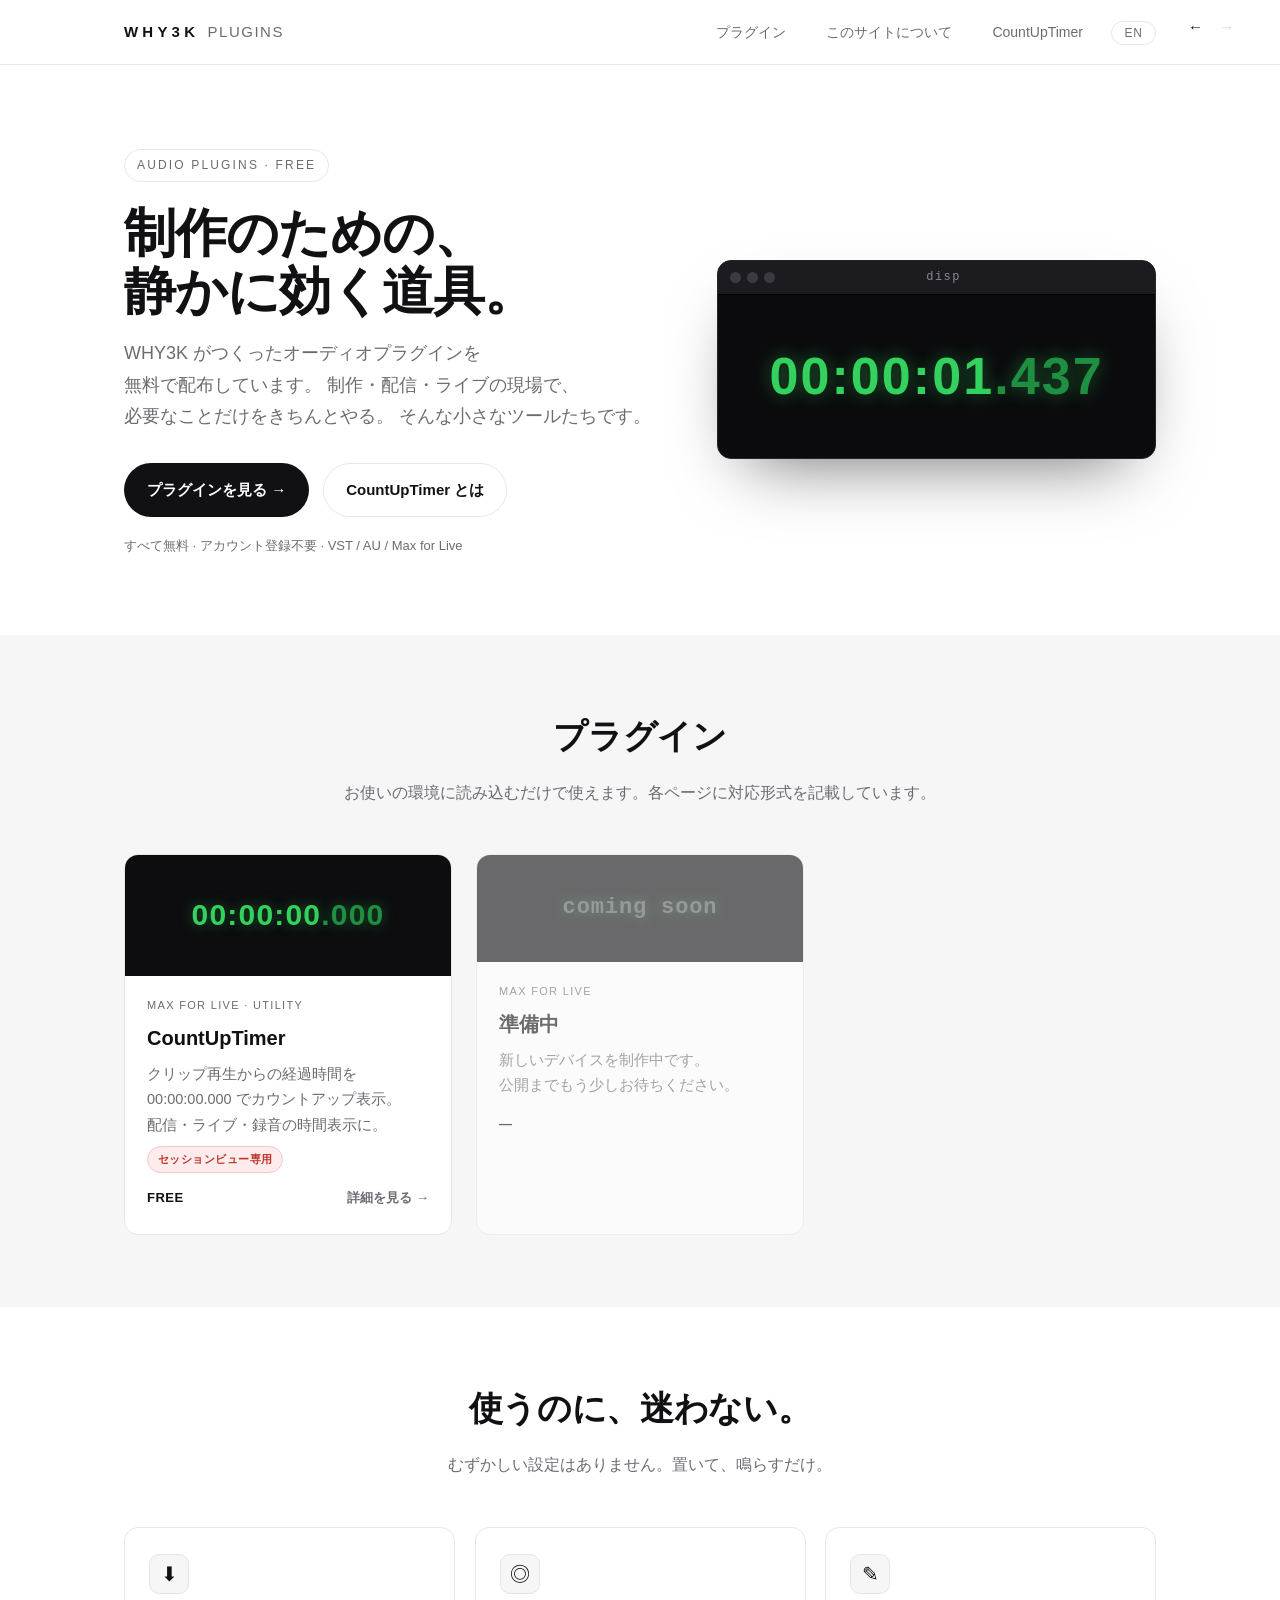
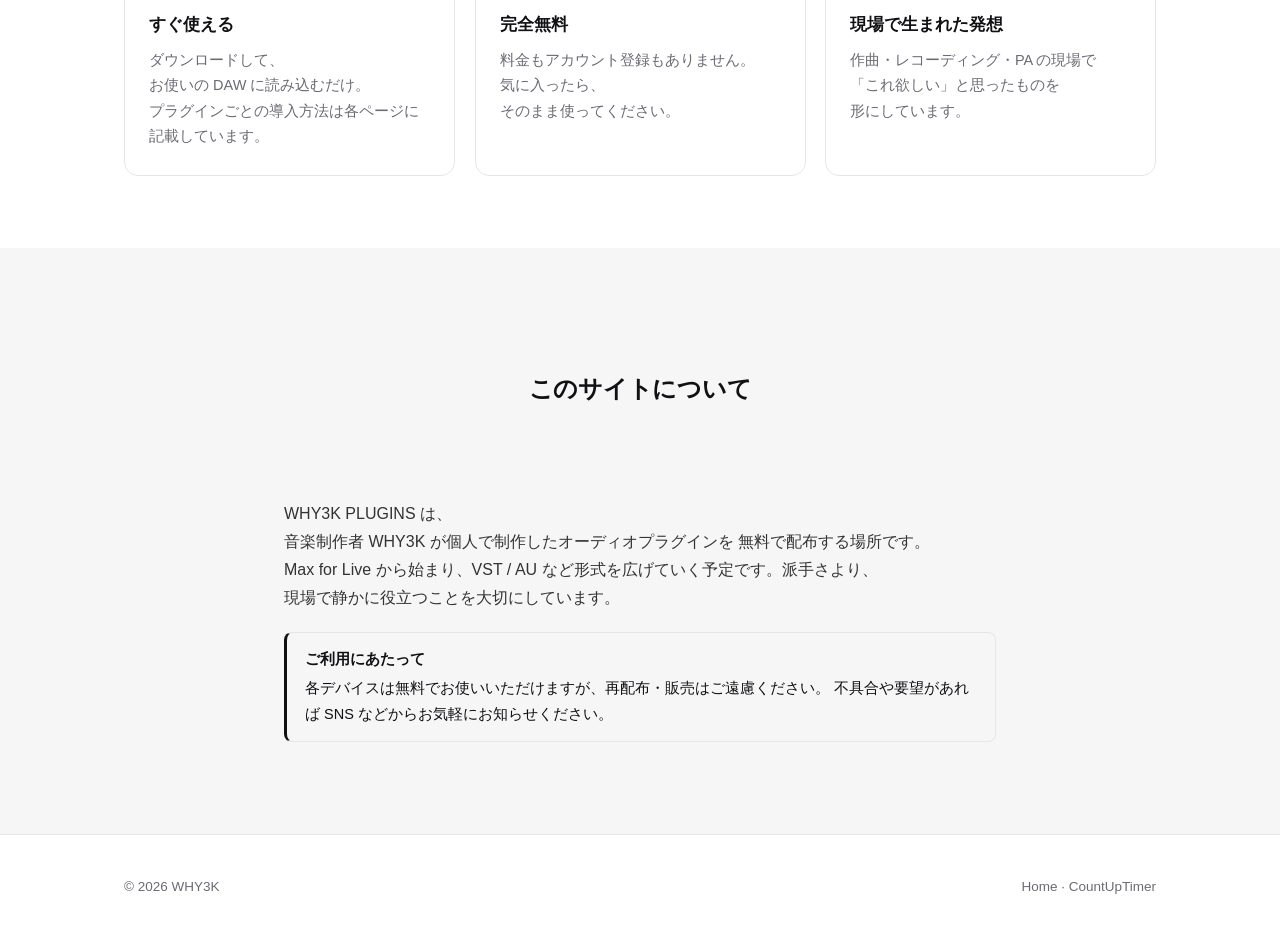
<file: index.html>
<!doctype html>
<html lang="ja">
<head>
<meta charset="utf-8">
<meta name="viewport" content="width=device-width, initial-scale=1">
<title>WHY3K PLUGINS — オーディオプラグイン配布</title>
<meta name="description" content="WHY3K が制作したオーディオプラグイン（VST / AU / Max for Live など）を無料で配布しています。音楽制作のためのシンプルで実用的なツール。">
<link rel="canonical" href="https://why3k.github.io/why3k-plugins/">
<link rel="alternate" hreflang="ja" href="https://why3k.github.io/why3k-plugins/">
<link rel="alternate" hreflang="en" href="https://why3k.github.io/why3k-plugins/index.en.html">
<meta property="og:type" content="website">
<meta property="og:site_name" content="WHY3K PLUGINS">
<meta property="og:title" content="WHY3K PLUGINS — オーディオプラグイン配布">
<meta property="og:description" content="WHY3K が制作したオーディオプラグインを無料で配布。制作・配信・ライブの現場で静かに効く小さな道具たち。">
<meta property="og:url" content="https://why3k.github.io/why3k-plugins/">
<meta property="og:image" content="https://why3k.github.io/why3k-plugins/assets/og.png">
<meta name="twitter:card" content="summary_large_image">
<link rel="icon" type="image/svg+xml" href="assets/favicon.svg">
<link rel="stylesheet" href="assets/style.css?v=20260709z">
</head>
<body>

<header class="site-header">
  <div class="wrap">
    <a class="logo" href="index.html?t=20260709z">WHY3K <span>PLUGINS</span></a>
    <nav class="nav">
      <a href="#plugins">プラグイン</a>
      <a href="#about">このサイトについて</a>
      <a href="countuptimer.html?t=20260709z">CountUpTimer</a>
      <a class="lang-switch" href="index.en.html?t=20260709z" lang="en" hreflang="en">EN</a>
    </nav>
    <div class="hist">
      <button class="hb" id="histBack" aria-label="前のページへ" disabled>←</button>
      <button class="hb" id="histFwd" aria-label="次のページへ" disabled>→</button>
    </div>
  </div>
</header>



<!-- ===== ヒーロー ===== -->
<section class="hero">
  <div class="wrap hero-grid">
    <div class="stagger">
      <span class="eyebrow">Audio Plugins · Free</span>
      <h1>制作のための、<br>静かに効く道具。</h1>
      <p class="lead">
        <span class="nb">WHY3K がつくった</span><span class="nb">オーディオプラグインを</span><span class="nb">無料で配布しています。</span>
        <span class="nb">制作・配信・ライブの現場で、</span><span class="nb">必要なことだけをきちんとやる。</span>
        <span class="nb">そんな小さなツールたちです。</span>
      </p>
      <div class="hero-cta">
        <a class="btn btn-primary" href="#plugins">プラグインを見る →</a>
        <a class="btn btn-ghost" href="countuptimer.html?t=20260709z">CountUpTimer とは</a>
      </div>
      <p class="hero-meta">すべて無料 · アカウント登録不要 · VST / AU / Max for Live</p>
    </div>

    <div class="device reveal" data-reveal="right" aria-hidden="true">
      <div class="titlebar">
        <span class="dots"><i></i><i></i><i></i></span>
        <span class="win-title">disp</span>
      </div>
      <div class="readout" data-countup>00:00:00<span class="ms">.000</span></div>
    </div>
  </div>
</section>

<!-- ===== プラグイン一覧 ===== -->
<section id="plugins" class="section-soft">
  <div class="wrap">
    <div class="section-head reveal">
      <h2>プラグイン</h2>
      <p><span class="nb">お使いの環境に読み込むだけで使えます。</span><span class="nb">各ページに対応形式を記載しています。</span></p>
    </div>

    <div class="plugin-grid stagger">
      <!-- CountUpTimer -->
      <a class="plugin-card" href="countuptimer.html?t=20260709z">
        <div class="thumb">
          <div class="readout">00:00:00<span class="ms">.000</span></div>
        </div>
        <div class="body">
          <div class="tag">Max for Live · Utility</div>
          <h3>CountUpTimer</h3>
          <p><span class="nb">クリップ再生からの経過時間を</span> <span class="nb">00:00:00.000 で</span><span class="nb">カウントアップ表示。</span><span class="nb">配信・ライブ・録音の</span><span class="nb">時間表示に。</span></p>
          <p style="margin:-6px 0 14px;"><span class="badge-warn">セッションビュー専用</span></p>
          <div class="foot">
            <span class="price">FREE</span>
            <span class="arrow">詳細を見る →</span>
          </div>
        </div>
      </a>

      <!-- 今後追加される枠 -->
      <div class="plugin-card" style="opacity:.6; cursor:default;">
        <div class="thumb" style="display:grid; place-items:center; min-height:104px;">
          <div class="readout" style="font-size:22px; color:#5a5a63; font-family:var(--mono);">coming&nbsp;soon</div>
        </div>
        <div class="body">
          <div class="tag">Max for Live</div>
          <h3>準備中</h3>
          <p><span class="nb">新しいデバイスを制作中です。</span><span class="nb">公開までもう少しお待ちください。</span></p>
          <div class="foot">
            <span class="price">—</span>
            <span class="arrow">&nbsp;</span>
          </div>
        </div>
      </div>
    </div>
  </div>
</section>

<!-- ===== 特徴 ===== -->
<section>
  <div class="wrap">
    <div class="section-head reveal">
      <h2>使うのに、迷わない。</h2>
      <p>むずかしい設定はありません。置いて、鳴らすだけ。</p>
    </div>
    <div class="features stagger">
      <div class="card">
        <div class="ico">⬇︎</div>
        <h3>すぐ使える</h3>
        <p><span class="nb">ダウンロードして、</span><span class="nb">お使いの DAW に読み込むだけ。</span><span class="nb">プラグインごとの導入方法は各ページに記載しています。</span></p>
      </div>
      <div class="card">
        <div class="ico">◎</div>
        <h3>完全無料</h3>
        <p><span class="nb">料金もアカウント登録もありません。</span><span class="nb">気に入ったら、</span><span class="nb">そのまま使ってください。</span></p>
      </div>
      <div class="card">
        <div class="ico">✎</div>
        <h3>現場で生まれた発想</h3>
        <p>作曲・レコーディング・PA の現場で「これ欲しい」と思ったものを形にしています。</p>
      </div>
    </div>
  </div>
</section>

<!-- ===== このサイトについて ===== -->
<section id="about" class="section-soft">
  <div class="wrap doc stagger">
    <div class="section-head">
      <h2>このサイトについて</h2>
      <p>&nbsp;</p>
    </div>
    <p><span class="nb">WHY3K PLUGINS は、</span><span class="nb">音楽制作者 WHY3K が個人で制作したオーディオプラグインを 無料で配布する場所です。</span><span class="nb">Max for Live から始まり、</span><span class="nb">VST / AU など形式を広げていく予定です。</span><span class="nb"> 派手さより、</span><span class="nb">現場で静かに役立つことを大切にしています。</span></p>
    <div class="note">
      <strong>ご利用にあたって</strong>
      各デバイスは無料でお使いいただけますが、再配布・販売はご遠慮ください。
      不具合や要望があれば SNS などからお気軽にお知らせください。
    </div>
  </div>
</section>

<footer class="site-footer">
  <div class="wrap">
    <span>© <span id="yr"></span> WHY3K</span>
    <span><a href="index.html?t=20260709z">Home</a> · <a href="countuptimer.html?t=20260709z">CountUpTimer</a></span>
  </div>
</footer>

<script>document.getElementById('yr').textContent = new Date().getFullYear();</script>
<script src="assets/scroll.js?v=20260709z" defer></script>
</body>
</html>
</file>
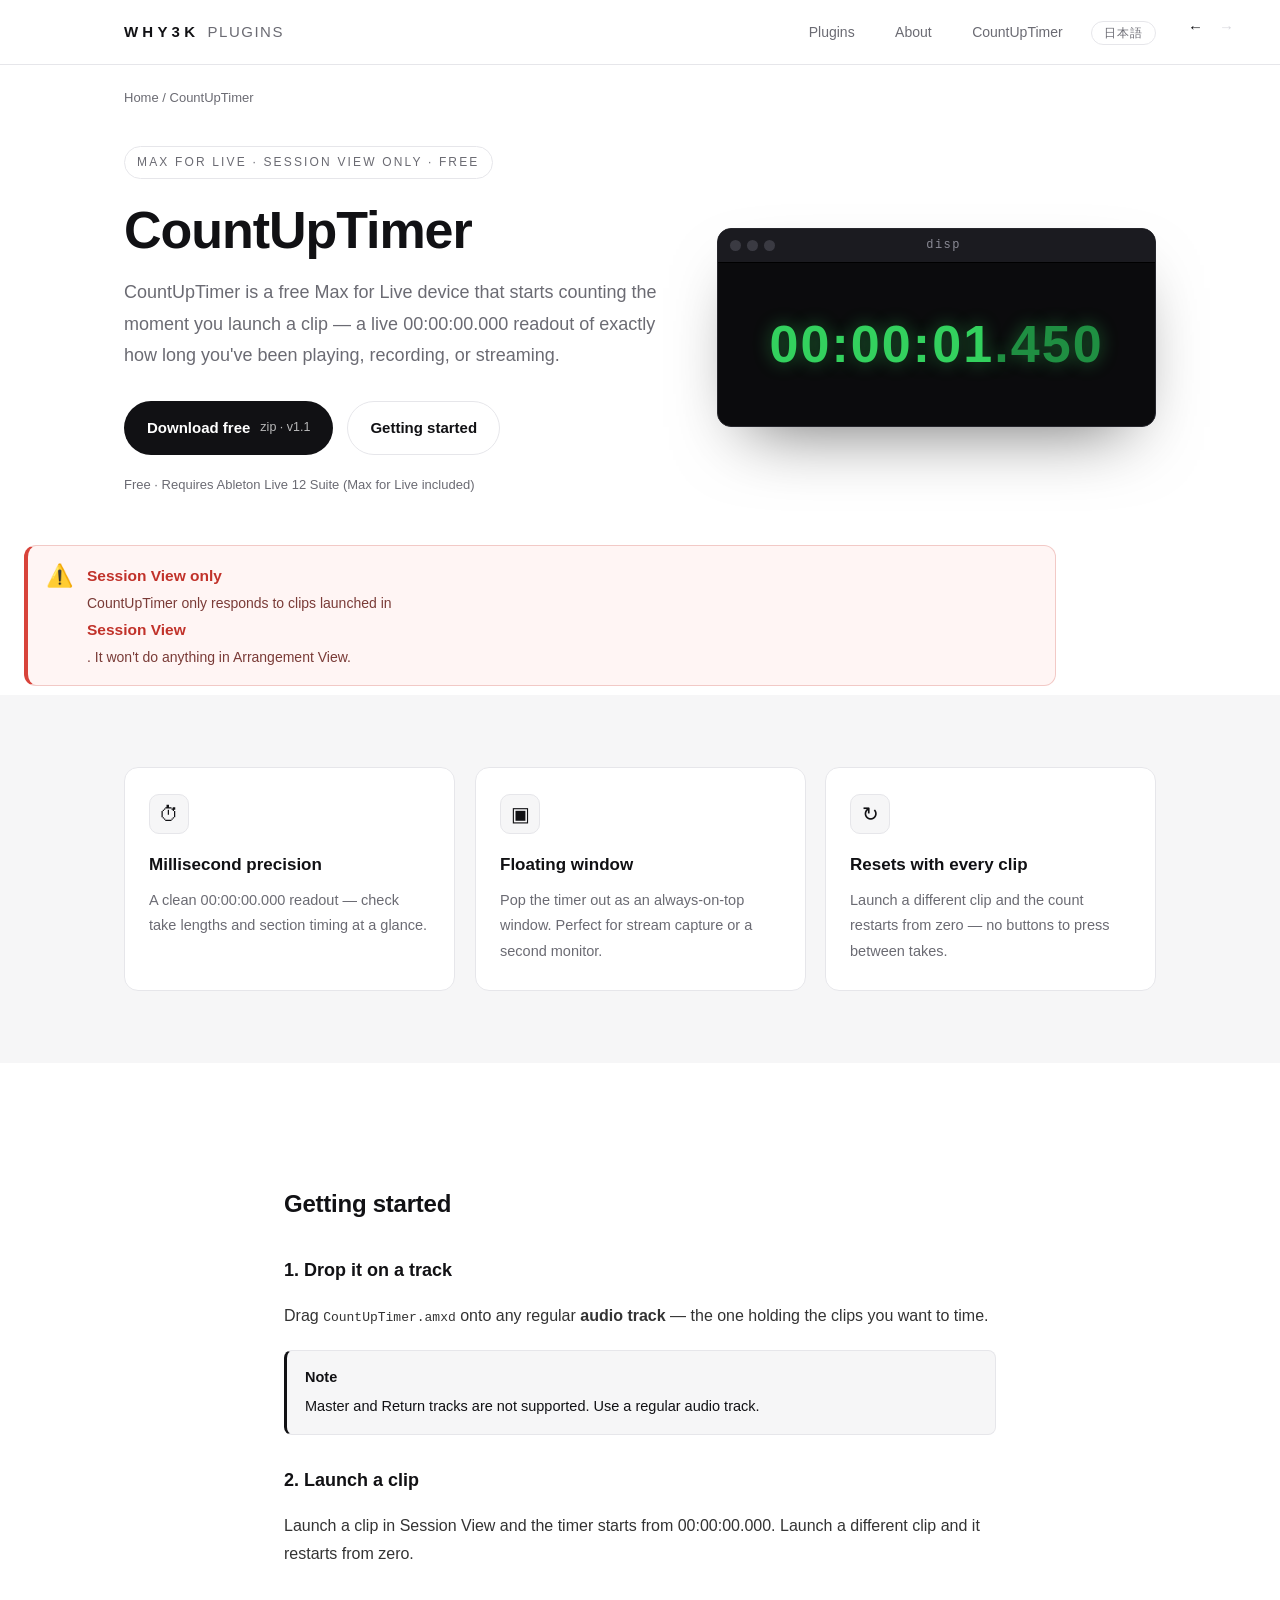
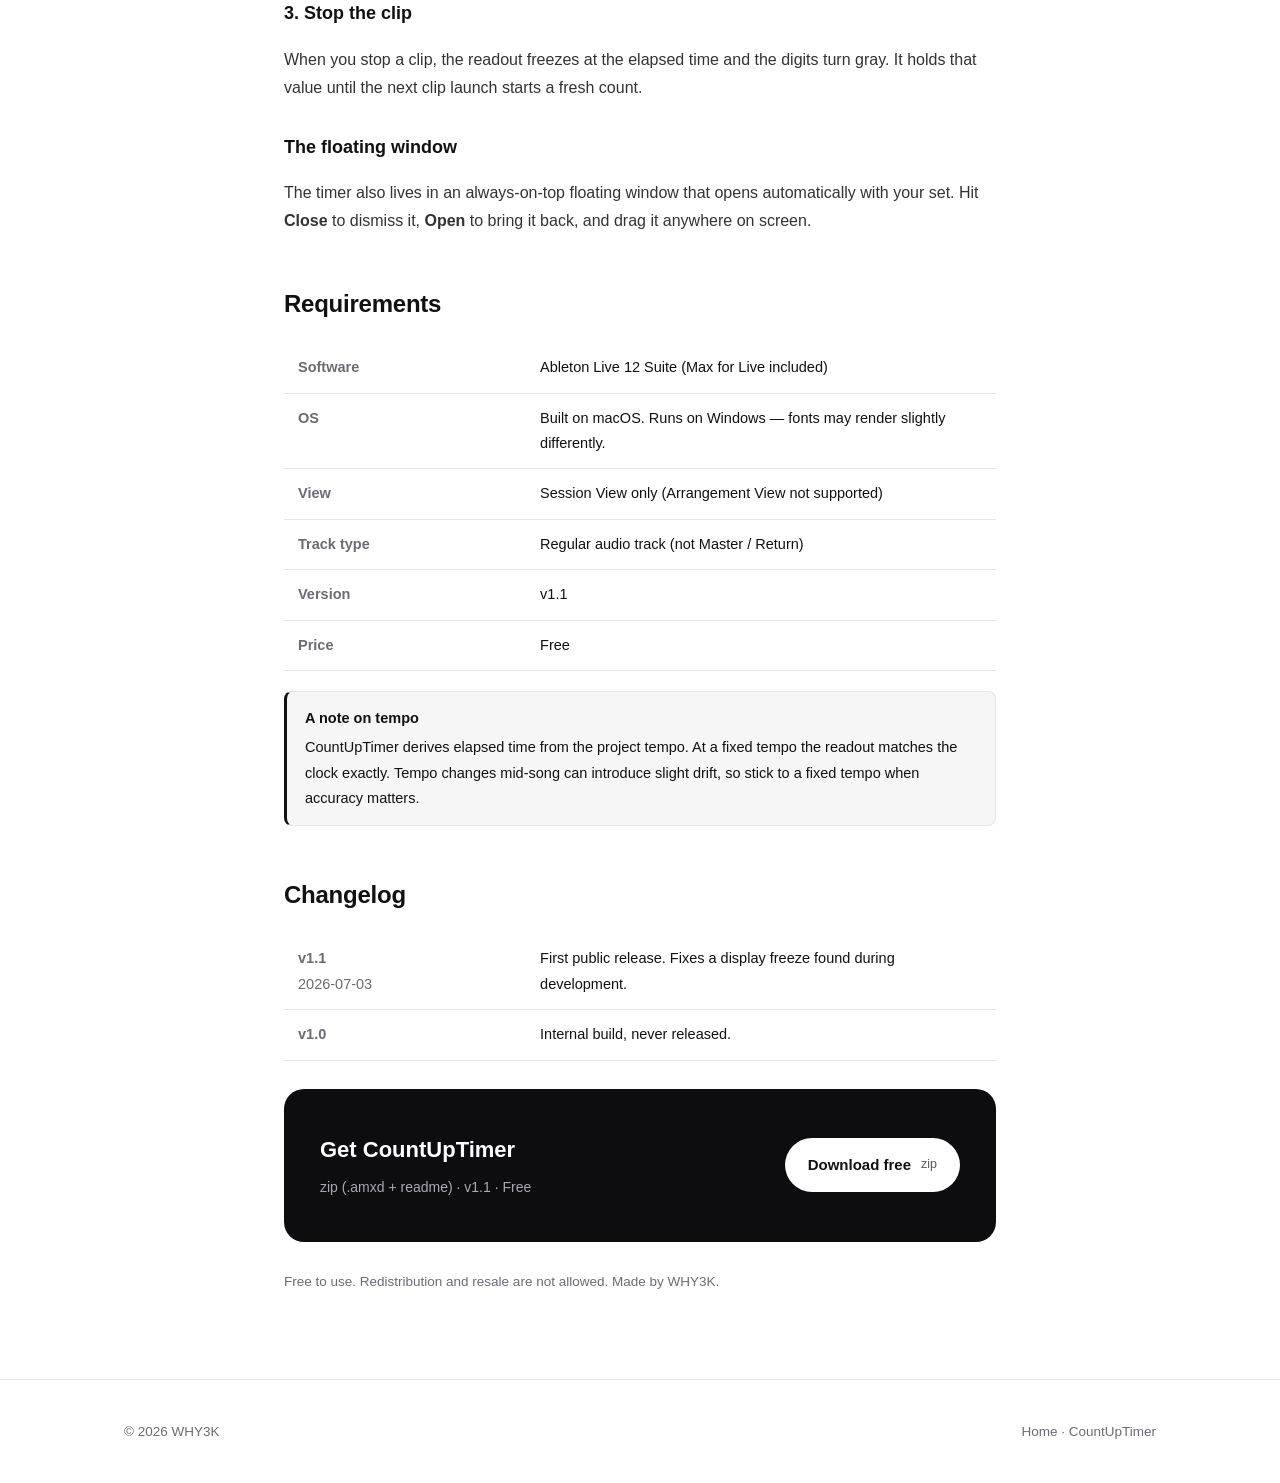
<file: countuptimer.en.html>
<!doctype html>
<html lang="en">
<head>
<meta charset="utf-8">
<meta name="viewport" content="width=device-width, initial-scale=1">
<title>CountUpTimer — Free Max for Live Timer | WHY3K PLUGINS</title>
<meta name="description" content="CountUpTimer is a free Max for Live device that shows elapsed time from the moment you launch a clip — a live 00:00:00.000 readout for streaming, live sets, and recording.">
<link rel="canonical" href="https://why3k.github.io/why3k-plugins/countuptimer.en.html">
<link rel="alternate" hreflang="ja" href="https://why3k.github.io/why3k-plugins/countuptimer.html">
<link rel="alternate" hreflang="en" href="https://why3k.github.io/why3k-plugins/countuptimer.en.html">
<meta property="og:type" content="website">
<meta property="og:site_name" content="WHY3K PLUGINS">
<meta property="og:title" content="CountUpTimer — Free Max for Live Timer">
<meta property="og:description" content="A free Max for Live device that shows elapsed time from the moment you launch a clip. Session View only.">
<meta property="og:url" content="https://why3k.github.io/why3k-plugins/countuptimer.en.html">
<meta property="og:image" content="https://why3k.github.io/why3k-plugins/assets/og.png">
<meta name="twitter:card" content="summary_large_image">
<link rel="icon" type="image/svg+xml" href="assets/favicon.svg">
<link rel="stylesheet" href="assets/style.css?v=20260709z">
</head>
<body>

<header class="site-header">
  <div class="wrap">
    <a class="logo" href="index.en.html?t=20260709z">WHY3K <span>PLUGINS</span></a>
    <nav class="nav">
      <a href="index.en.html?t=20260709z#plugins">Plugins</a>
      <a href="index.en.html?t=20260709z#about">About</a>
      <a href="countuptimer.en.html?t=20260709z">CountUpTimer</a>
      <a class="lang-switch" href="countuptimer.html?t=20260709z" lang="ja" hreflang="ja">日本語</a>
    </nav>
    <div class="hist">
      <button class="hb" id="histBack" aria-label="前のページへ" disabled>←</button>
      <button class="hb" id="histFwd" aria-label="次のページへ" disabled>→</button>
    </div>
  </div>
</header>



<div class="wrap crumb">
  <a href="index.en.html?t=20260709z">Home</a> / CountUpTimer
</div>

<!-- ===== Hero ===== -->
<section class="hero" style="padding-top:36px;">
  <div class="wrap hero-grid">
    <div class="stagger">
      <span class="eyebrow">Max for Live · Session View only · Free</span>
      <h1>CountUpTimer</h1>
      <p class="lead">
        CountUpTimer is a free Max for Live device that starts counting
        the moment you launch a clip — a live 00:00:00.000 readout of
        exactly how long you've been playing, recording, or streaming.
      </p>
      <div class="hero-cta">
        <a class="btn btn-primary" href="https://github.com/WHY3K/why3k-plugins/releases/download/v1.1/CountUpTimer_v1.1.zip">
          Download free <small>zip · v1.1</small>
        </a>
        <a class="btn btn-ghost" href="#howto">Getting started</a>
      </div>
      <p class="hero-meta">Free · Requires Ableton Live 12 Suite (Max for Live included)</p>
    </div>

    <div class="device reveal" data-reveal="right" aria-hidden="true">
      <div class="titlebar">
        <span class="dots"><i></i><i></i><i></i></span>
        <span class="win-title">disp</span>
      </div>
      <div class="readout" data-countup>00:00:00<span class="ms">.000</span></div>
    </div>
  </div>
</section>

<!-- ===== Session View warning ===== -->
<div class="wrap alert-band reveal">
  <div class="alert">
    <span class="mark">⚠️</span>
    <div class="body">
      <strong>Session View only</strong>
      <p>
        CountUpTimer only responds to clips launched in <strong>Session View</strong>.
        It won't do anything in Arrangement View.
      </p>
    </div>
  </div>
</div>

<!-- ===== Features ===== -->
<section class="section-soft">
  <div class="wrap">
    <div class="features stagger">
      <div class="card">
        <div class="ico">⏱</div>
        <h3>Millisecond precision</h3>
        <p>A clean 00:00:00.000 readout — check take lengths and section timing at a glance.</p>
      </div>
      <div class="card">
        <div class="ico">▣</div>
        <h3>Floating window</h3>
        <p>Pop the timer out as an always-on-top window. Perfect for stream capture or a second monitor.</p>
      </div>
      <div class="card">
        <div class="ico">↻</div>
        <h3>Resets with every clip</h3>
        <p>Launch a different clip and the count restarts from zero — no buttons to press between takes.</p>
      </div>
    </div>
  </div>
</section>

<!-- ===== Body ===== -->
<section>
  <div class="wrap doc">

    <h2 id="howto">Getting started</h2>
    <h3>1. Drop it on a track</h3>
    <p>
      Drag <code>CountUpTimer.amxd</code> onto any regular <strong>audio track</strong> —
      the one holding the clips you want to time.
    </p>
    <div class="note">
      <strong>Note</strong>
      Master and Return tracks are not supported. Use a regular audio track.
    </div>

    <h3>2. Launch a clip</h3>
    <p>
      Launch a clip in Session View and the timer starts from 00:00:00.000.
      Launch a different clip and it restarts from zero.
    </p>

    <h3>3. Stop the clip</h3>
    <p>
      When you stop a clip, the readout freezes at the elapsed time and the digits turn gray.
      It holds that value until the next clip launch starts a fresh count.
    </p>

    <h3>The floating window</h3>
    <p>
      The timer also lives in an always-on-top floating window that opens automatically
      with your set. Hit <strong>Close</strong> to dismiss it, <strong>Open</strong> to bring
      it back, and drag it anywhere on screen.
    </p>

    <h2>Requirements</h2>
    <table class="spec">
      <tr><th>Software</th><td>Ableton Live 12 Suite (Max for Live included)</td></tr>
      <tr><th>OS</th><td>Built on macOS. Runs on Windows — fonts may render slightly differently.</td></tr>
      <tr><th>View</th><td>Session View only (Arrangement View not supported)</td></tr>
      <tr><th>Track type</th><td>Regular audio track (not Master / Return)</td></tr>
      <tr><th>Version</th><td>v1.1</td></tr>
      <tr><th>Price</th><td>Free</td></tr>
    </table>

    <div class="note">
      <strong>A note on tempo</strong>
      CountUpTimer derives elapsed time from the project tempo. At a fixed tempo the readout
      matches the clock exactly. Tempo changes mid-song can introduce slight drift, so stick
      to a fixed tempo when accuracy matters.
    </div>

    <h2>Changelog</h2>
    <table class="spec">
      <tr><th>v1.1<br><span style="font-weight:400;">2026-07-03</span></th>
          <td>First public release. Fixes a display freeze found during development.</td></tr>
      <tr><th>v1.0</th>
          <td>Internal build, never released.</td></tr>
    </table>

    <!-- Download band -->
    <div class="download-band">
      <div>
        <h3>Get CountUpTimer</h3>
        <p>zip (.amxd + readme) · v1.1 · Free</p>
      </div>
      <a class="btn btn-primary" href="https://github.com/WHY3K/why3k-plugins/releases/download/v1.1/CountUpTimer_v1.1.zip">
        Download free <small>zip</small>
      </a>
    </div>

    <p style="font-size:13.5px; color:var(--ink-soft);">
      Free to use. Redistribution and resale are not allowed. Made by WHY3K.
    </p>

  </div>
</section>

<footer class="site-footer">
  <div class="wrap">
    <span>© <span id="yr"></span> WHY3K</span>
    <span><a href="index.en.html?t=20260709z">Home</a> · <a href="countuptimer.en.html?t=20260709z">CountUpTimer</a></span>
  </div>
</footer>

<script>document.getElementById('yr').textContent = new Date().getFullYear();</script>
<script src="assets/scroll.js?v=20260709z" defer></script>
</body>
</html>
</file>
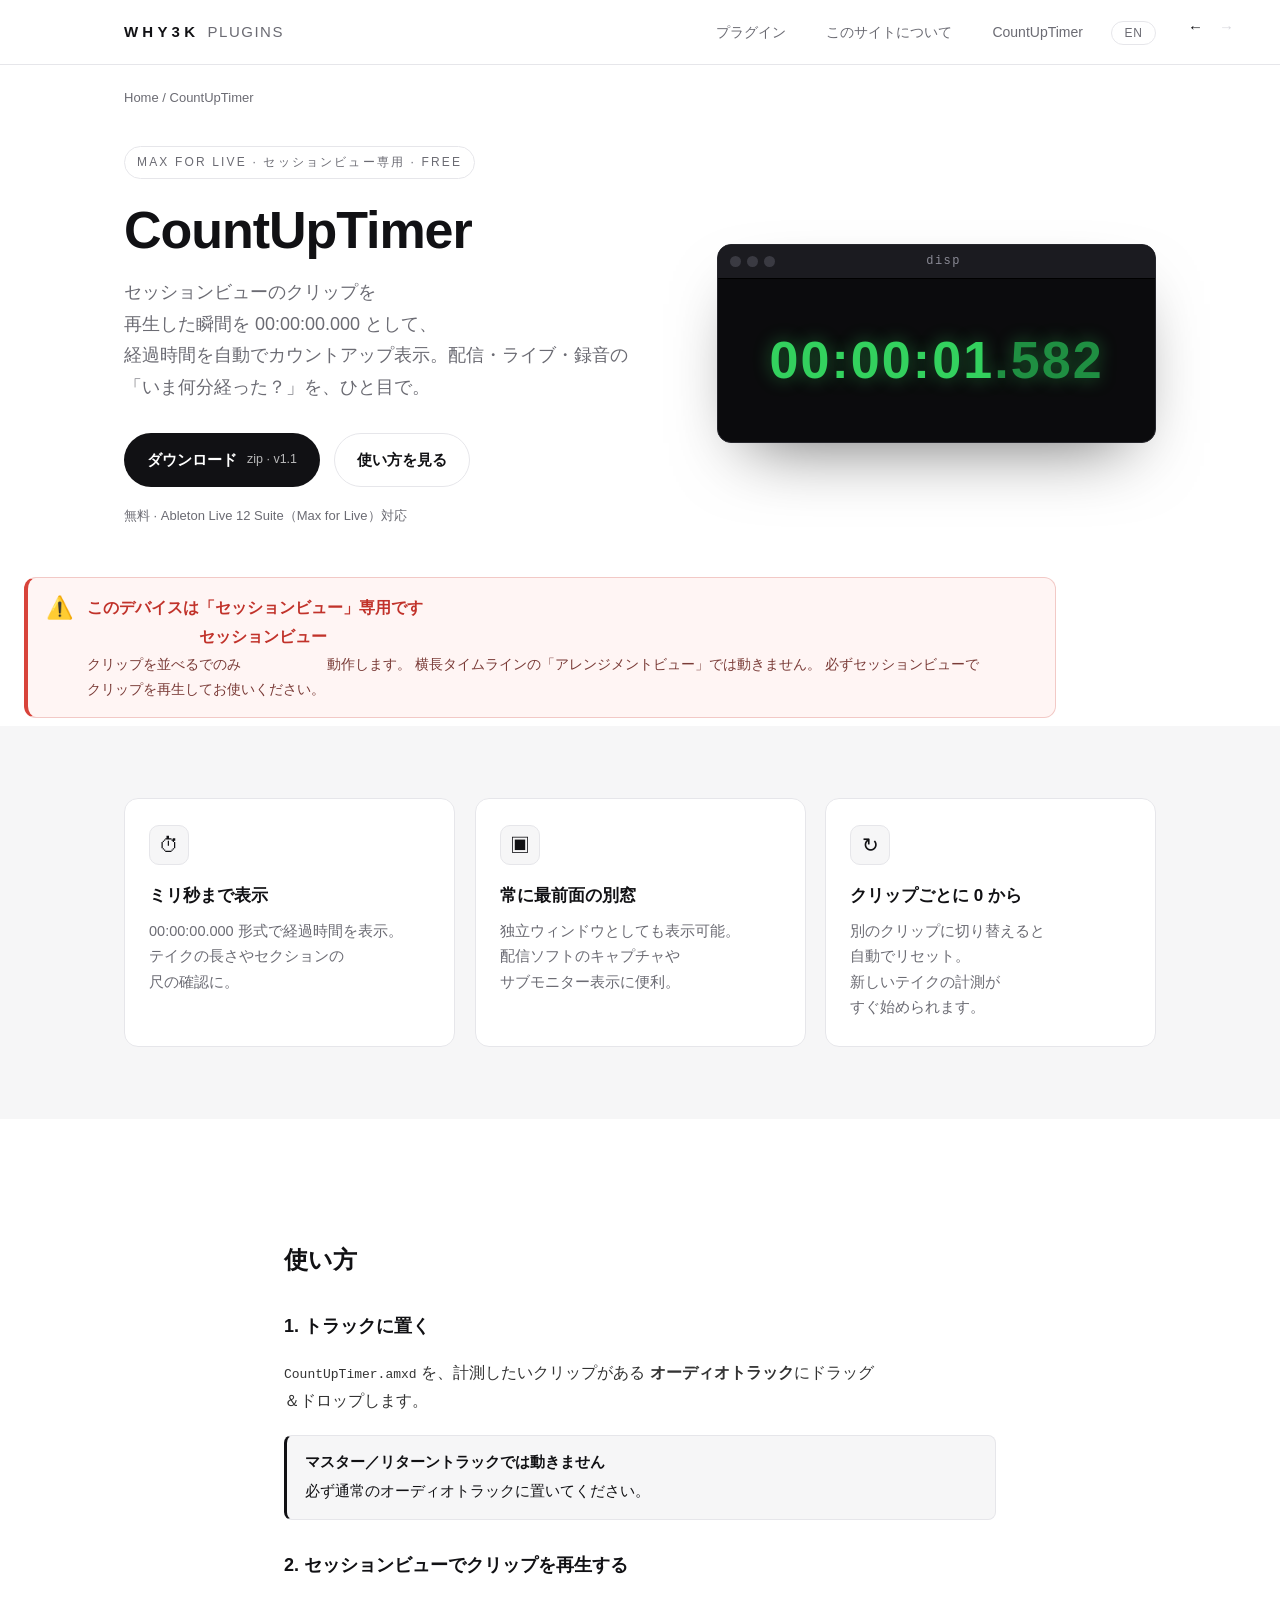
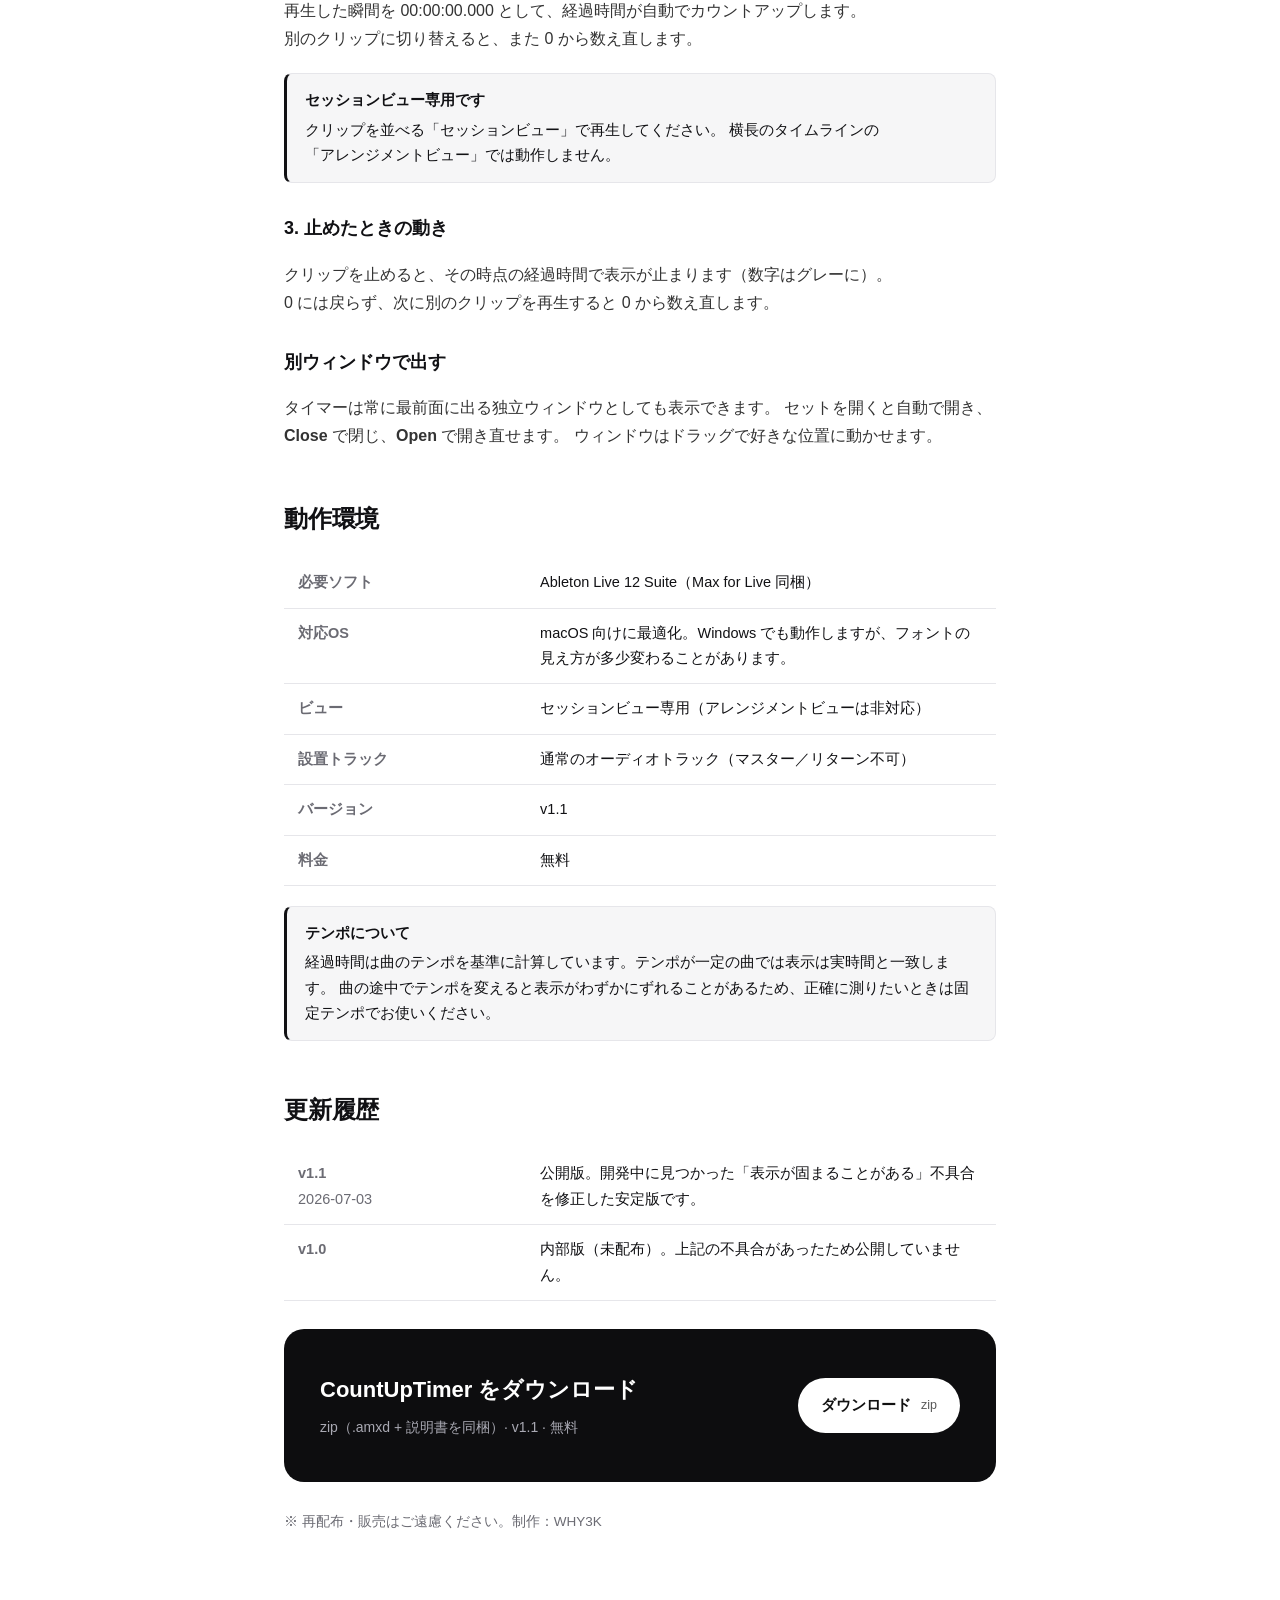
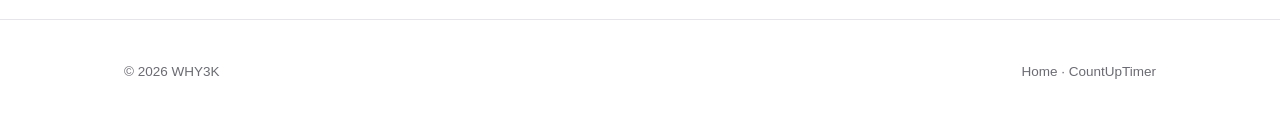
<file: countuptimer.html>
<!doctype html>
<html lang="ja">
<head>
<meta charset="utf-8">
<meta name="viewport" content="width=device-width, initial-scale=1">
<title>CountUpTimer — WHY3K PLUGINS</title>
<meta name="description" content="クリップ再生からの経過時間を 00:00:00.000 でカウントアップ表示する Max for Live デバイス。配信・ライブ・録音の時間表示に。無料。">
<link rel="canonical" href="https://why3k.github.io/why3k-plugins/countuptimer.html">
<link rel="alternate" hreflang="ja" href="https://why3k.github.io/why3k-plugins/countuptimer.html">
<link rel="alternate" hreflang="en" href="https://why3k.github.io/why3k-plugins/countuptimer.en.html">
<meta property="og:type" content="website">
<meta property="og:site_name" content="WHY3K PLUGINS">
<meta property="og:title" content="CountUpTimer — WHY3K PLUGINS">
<meta property="og:description" content="クリップ再生からの経過時間を 00:00:00.000 でカウントアップ表示する Max for Live デバイス。無料。">
<meta property="og:url" content="https://why3k.github.io/why3k-plugins/countuptimer.html">
<meta property="og:image" content="https://why3k.github.io/why3k-plugins/assets/og.png">
<meta name="twitter:card" content="summary_large_image">
<link rel="icon" type="image/svg+xml" href="assets/favicon.svg">
<link rel="stylesheet" href="assets/style.css?v=20260709z">
</head>
<body>

<header class="site-header">
  <div class="wrap">
    <a class="logo" href="index.html?t=20260709z">WHY3K <span>PLUGINS</span></a>
    <nav class="nav">
      <a href="index.html?t=20260709z#plugins">プラグイン</a>
      <a href="index.html?t=20260709z#about">このサイトについて</a>
      <a href="countuptimer.html?t=20260709z">CountUpTimer</a>
      <a class="lang-switch" href="countuptimer.en.html?t=20260709z" lang="en" hreflang="en">EN</a>
    </nav>
    <div class="hist">
      <button class="hb" id="histBack" aria-label="前のページへ" disabled>←</button>
      <button class="hb" id="histFwd" aria-label="次のページへ" disabled>→</button>
    </div>
  </div>
</header>



<div class="wrap crumb">
  <a href="index.html?t=20260709z">Home</a> / CountUpTimer
</div>

<!-- ===== ヒーロー ===== -->
<section class="hero" style="padding-top:36px;">
  <div class="wrap hero-grid">
    <div class="stagger">
      <span class="eyebrow">Max for Live · セッションビュー専用 · Free</span>
      <h1>CountUpTimer</h1>
      <p class="lead"><span class="nb">セッションビューのクリップを</span><span class="nb">再生した瞬間を 00:00:00.000 として、</span><span class="nb">経過時間を自動でカウントアップ表示。</span><span class="nb">配信・ライブ・録音の</span><span class="nb">「いま何分経った？」を、ひと目で。</span></p>
      <div class="hero-cta">
        <a class="btn btn-primary" href="https://github.com/WHY3K/why3k-plugins/releases/download/v1.1/CountUpTimer_v1.1.zip">
          ダウンロード <small>zip · v1.1</small>
        </a>
        <a class="btn btn-ghost" href="#howto">使い方を見る</a>
      </div>
      <p class="hero-meta">無料 · Ableton Live 12 Suite（Max for Live）対応</p>
    </div>

    <div class="device reveal" data-reveal="right" aria-hidden="true">
      <div class="titlebar">
        <span class="dots"><i></i><i></i><i></i></span>
        <span class="win-title">disp</span>
      </div>
      <div class="readout" data-countup>00:00:00<span class="ms">.000</span></div>
    </div>
  </div>
</section>

<!-- ===== セッションビュー専用の強調警告 ===== -->
<div class="wrap alert-band reveal">
  <div class="alert">
    <span class="mark">⚠️</span>
    <div class="body">
      <strong><span class="nb">このデバイスは</span><span class="nb">「セッションビュー」専用です</span></strong>
      <p>
        <span class="nb">クリップを並べる</span><span class="nb"><strong>セッションビュー</strong>でのみ</span><span class="nb">動作します。</span>
        <span class="nb">横長タイムラインの</span><span class="nb">「アレンジメントビュー」では</span><span class="nb">動きません。</span>
        <span class="nb">必ずセッションビューで</span><span class="nb">クリップを再生して</span><span class="nb">お使いください。</span>
      </p>
    </div>
  </div>
</div>

<!-- ===== 特徴 ===== -->
<section class="section-soft">
  <div class="wrap">
    <div class="features stagger">
      <div class="card">
        <div class="ico">⏱</div>
        <h3>ミリ秒まで表示</h3>
        <p><span class="nb">00:00:00.000 形式で経過時間を表示。</span><span class="nb">テイクの長さやセクションの尺の確認に。</span></p>
      </div>
      <div class="card">
        <div class="ico">▣</div>
        <h3>常に最前面の別窓</h3>
        <p><span class="nb">独立ウィンドウとしても表示可能。</span><span class="nb">配信ソフトのキャプチャやサブモニター表示に便利。</span></p>
      </div>
      <div class="card">
        <div class="ico">↻</div>
        <h3>クリップごとに 0 から</h3>
        <p><span class="nb">別のクリップに切り替えると自動でリセット。</span><span class="nb">新しいテイクの計測がすぐ始められます。</span></p>
      </div>
    </div>
  </div>
</section>

<!-- ===== 本文 ===== -->
<section>
  <div class="wrap doc">

    <h2 id="howto">使い方</h2>
    <h3>1. トラックに置く</h3>
    <p>
      <code>CountUpTimer.amxd</code> を、計測したいクリップがある
      <strong>オーディオトラック</strong>にドラッグ＆ドロップします。
    </p>
    <div class="note">
      <strong>マスター／リターントラックでは動きません</strong>
      必ず通常のオーディオトラックに置いてください。
    </div>

    <h3>2. セッションビューでクリップを再生する</h3>
    <p><span class="nb">再生した瞬間を 00:00:00.000 として、</span><span class="nb">経過時間が自動でカウントアップします。</span><span class="nb"> 別のクリップに切り替えると、</span><span class="nb">また 0 から数え直します。</span></p>
    <div class="note">
      <strong>セッションビュー専用です</strong>
      <span class="nb">クリップを並べる</span><span class="nb">「セッションビュー」で</span><span class="nb">再生してください。</span>
      <span class="nb">横長のタイムラインの</span><span class="nb">「アレンジメントビュー」では</span><span class="nb">動作しません。</span>
    </div>

    <h3>3. 止めたときの動き</h3>
    <p><span class="nb">クリップを止めると、</span><span class="nb">その時点の経過時間で表示が止まります（数字はグレーに）。</span><span class="nb"> 0 には戻らず、</span><span class="nb">次に別のクリップを再生すると 0 から数え直します。</span></p>

    <h3>別ウィンドウで出す</h3>
    <p>
      タイマーは常に最前面に出る独立ウィンドウとしても表示できます。
      セットを開くと自動で開き、<strong>Close</strong> で閉じ、<strong>Open</strong> で開き直せます。
      ウィンドウはドラッグで好きな位置に動かせます。
    </p>

    <h2>動作環境</h2>
    <table class="spec">
      <tr><th>必要ソフト</th><td>Ableton Live 12 Suite（Max for Live 同梱）</td></tr>
      <tr><th>対応OS</th><td>macOS 向けに最適化。Windows でも動作しますが、フォントの見え方が多少変わることがあります。</td></tr>
      <tr><th>ビュー</th><td>セッションビュー専用（アレンジメントビューは非対応）</td></tr>
      <tr><th>設置トラック</th><td>通常のオーディオトラック（マスター／リターン不可）</td></tr>
      <tr><th>バージョン</th><td>v1.1</td></tr>
      <tr><th>料金</th><td>無料</td></tr>
    </table>

    <div class="note">
      <strong>テンポについて</strong>
      経過時間は曲のテンポを基準に計算しています。テンポが一定の曲では表示は実時間と一致します。
      曲の途中でテンポを変えると表示がわずかにずれることがあるため、正確に測りたいときは固定テンポでお使いください。
    </div>

    <h2>更新履歴</h2>
    <table class="spec">
      <tr><th>v1.1<br><span style="font-weight:400;">2026-07-03</span></th>
          <td>公開版。開発中に見つかった「表示が固まることがある」不具合を修正した安定版です。</td></tr>
      <tr><th>v1.0</th>
          <td>内部版（未配布）。上記の不具合があったため公開していません。</td></tr>
    </table>

    <!-- ダウンロード帯 -->
    <div class="download-band">
      <div>
        <h3>CountUpTimer をダウンロード</h3>
        <p>zip（.amxd + 説明書を同梱）· v1.1 · 無料</p>
      </div>
      <a class="btn btn-primary" href="https://github.com/WHY3K/why3k-plugins/releases/download/v1.1/CountUpTimer_v1.1.zip">
        ダウンロード <small>zip</small>
      </a>
    </div>

    <p style="font-size:13.5px; color:var(--ink-soft);">
      ※ 再配布・販売はご遠慮ください。制作：WHY3K
    </p>

  </div>
</section>

<footer class="site-footer">
  <div class="wrap">
    <span>© <span id="yr"></span> WHY3K</span>
    <span><a href="index.html?t=20260709z">Home</a> · <a href="countuptimer.html?t=20260709z">CountUpTimer</a></span>
  </div>
</footer>

<script>document.getElementById('yr').textContent = new Date().getFullYear();</script>
<script src="assets/scroll.js?v=20260709z" defer></script>
</body>
</html>
</file>
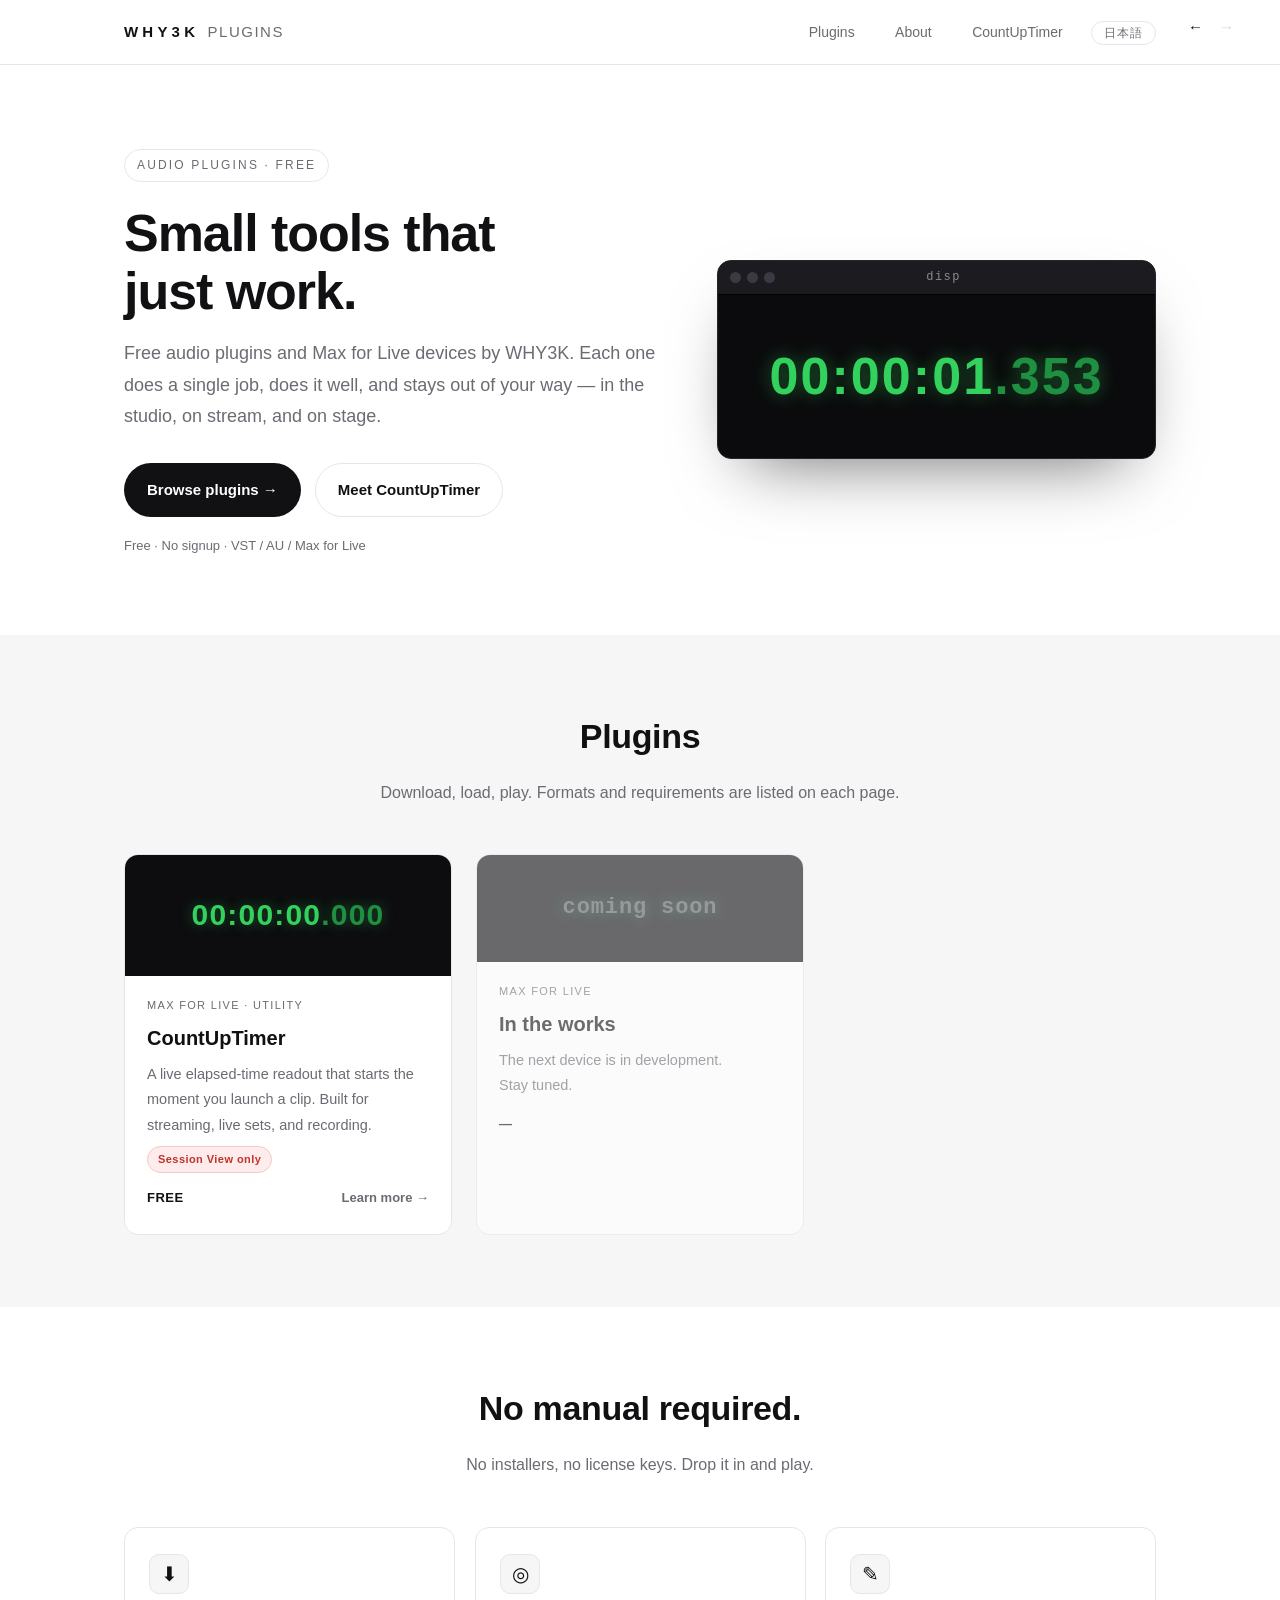
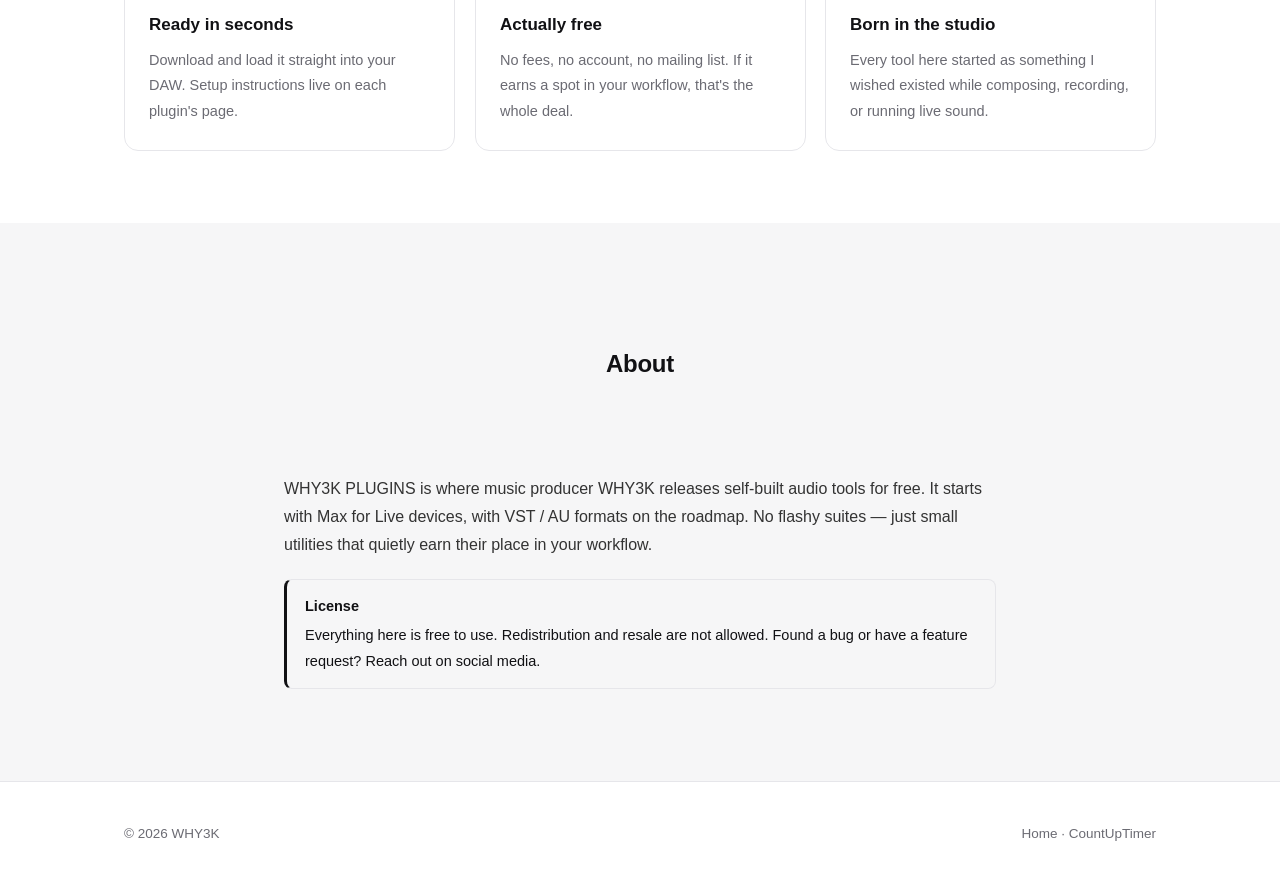
<file: index.en.html>
<!doctype html>
<html lang="en">
<head>
<meta charset="utf-8">
<meta name="viewport" content="width=device-width, initial-scale=1">
<title>WHY3K PLUGINS — Free Audio Plugins &amp; Max for Live Devices</title>
<meta name="description" content="Free audio plugins and Max for Live devices by WHY3K. Small, focused tools for the studio, the stream, and the stage. No signup, no catch.">
<link rel="canonical" href="https://why3k.github.io/why3k-plugins/index.en.html">
<link rel="alternate" hreflang="ja" href="https://why3k.github.io/why3k-plugins/">
<link rel="alternate" hreflang="en" href="https://why3k.github.io/why3k-plugins/index.en.html">
<meta property="og:type" content="website">
<meta property="og:site_name" content="WHY3K PLUGINS">
<meta property="og:title" content="WHY3K PLUGINS — Free Audio Plugins &amp; Max for Live Devices">
<meta property="og:description" content="Small, focused tools for the studio, the stream, and the stage. Free, no signup.">
<meta property="og:url" content="https://why3k.github.io/why3k-plugins/index.en.html">
<meta property="og:image" content="https://why3k.github.io/why3k-plugins/assets/og.png">
<meta name="twitter:card" content="summary_large_image">
<link rel="icon" type="image/svg+xml" href="assets/favicon.svg">
<link rel="stylesheet" href="assets/style.css?v=20260709z">
</head>
<body>

<header class="site-header">
  <div class="wrap">
    <a class="logo" href="index.en.html?t=20260709z">WHY3K <span>PLUGINS</span></a>
    <nav class="nav">
      <a href="#plugins">Plugins</a>
      <a href="#about">About</a>
      <a href="countuptimer.en.html?t=20260709z">CountUpTimer</a>
      <a class="lang-switch" href="index.html?t=20260709z" lang="ja" hreflang="ja">日本語</a>
    </nav>
    <div class="hist">
      <button class="hb" id="histBack" aria-label="前のページへ" disabled>←</button>
      <button class="hb" id="histFwd" aria-label="次のページへ" disabled>→</button>
    </div>
  </div>
</header>



<!-- ===== Hero ===== -->
<section class="hero">
  <div class="wrap hero-grid">
    <div class="stagger">
      <span class="eyebrow">Audio Plugins · Free</span>
      <h1>Small tools that<br>just work.</h1>
      <p class="lead">
        Free audio plugins and Max for Live devices by WHY3K.
        Each one does a single job, does it well, and stays out of your way —
        in the studio, on stream, and on stage.
      </p>
      <div class="hero-cta">
        <a class="btn btn-primary" href="#plugins">Browse plugins →</a>
        <a class="btn btn-ghost" href="countuptimer.en.html?t=20260709z">Meet CountUpTimer</a>
      </div>
      <p class="hero-meta">Free · No signup · VST / AU / Max for Live</p>
    </div>

    <div class="device reveal" data-reveal="right" aria-hidden="true">
      <div class="titlebar">
        <span class="dots"><i></i><i></i><i></i></span>
        <span class="win-title">disp</span>
      </div>
      <div class="readout" data-countup>00:00:00<span class="ms">.000</span></div>
    </div>
  </div>
</section>

<!-- ===== Plugins ===== -->
<section id="plugins" class="section-soft">
  <div class="wrap">
    <div class="section-head reveal">
      <h2>Plugins</h2>
      <p>Download, load, play. Formats and requirements are listed on each page.</p>
    </div>

    <div class="plugin-grid stagger">
      <!-- CountUpTimer -->
      <a class="plugin-card" href="countuptimer.en.html?t=20260709z">
        <div class="thumb">
          <div class="readout">00:00:00<span class="ms">.000</span></div>
        </div>
        <div class="body">
          <div class="tag">Max for Live · Utility</div>
          <h3>CountUpTimer</h3>
          <p>A live elapsed-time readout that starts the moment you launch a clip. Built for streaming, live sets, and recording.</p>
          <p style="margin:-6px 0 14px;"><span class="badge-warn">Session View only</span></p>
          <div class="foot">
            <span class="price">FREE</span>
            <span class="arrow">Learn more →</span>
          </div>
        </div>
      </a>

      <!-- Coming soon -->
      <div class="plugin-card" style="opacity:.6; cursor:default;">
        <div class="thumb" style="display:grid; place-items:center; min-height:104px;">
          <div class="readout" style="font-size:22px; color:#5a5a63; font-family:var(--mono);">coming&nbsp;soon</div>
        </div>
        <div class="body">
          <div class="tag">Max for Live</div>
          <h3>In the works</h3>
          <p>The next device is in development. Stay tuned.</p>
          <div class="foot">
            <span class="price">—</span>
            <span class="arrow">&nbsp;</span>
          </div>
        </div>
      </div>
    </div>
  </div>
</section>

<!-- ===== Features ===== -->
<section>
  <div class="wrap">
    <div class="section-head reveal">
      <h2>No manual required.</h2>
      <p>No installers, no license keys. Drop it in and play.</p>
    </div>
    <div class="features stagger">
      <div class="card">
        <div class="ico">⬇︎</div>
        <h3>Ready in seconds</h3>
        <p>Download and load it straight into your DAW. Setup instructions live on each plugin's page.</p>
      </div>
      <div class="card">
        <div class="ico">◎</div>
        <h3>Actually free</h3>
        <p>No fees, no account, no mailing list. If it earns a spot in your workflow, that's the whole deal.</p>
      </div>
      <div class="card">
        <div class="ico">✎</div>
        <h3>Born in the studio</h3>
        <p>Every tool here started as something I wished existed while composing, recording, or running live sound.</p>
      </div>
    </div>
  </div>
</section>

<!-- ===== About ===== -->
<section id="about" class="section-soft">
  <div class="wrap doc stagger">
    <div class="section-head">
      <h2>About</h2>
      <p>&nbsp;</p>
    </div>
    <p>
      WHY3K PLUGINS is where music producer WHY3K releases self-built audio tools for free.
      It starts with Max for Live devices, with VST / AU formats on the roadmap.
      No flashy suites — just small utilities that quietly earn their place in your workflow.
    </p>
    <div class="note">
      <strong>License</strong>
      Everything here is free to use. Redistribution and resale are not allowed.
      Found a bug or have a feature request? Reach out on social media.
    </div>
  </div>
</section>

<footer class="site-footer">
  <div class="wrap">
    <span>© <span id="yr"></span> WHY3K</span>
    <span><a href="index.en.html?t=20260709z">Home</a> · <a href="countuptimer.en.html?t=20260709z">CountUpTimer</a></span>
  </div>
</footer>

<script>document.getElementById('yr').textContent = new Date().getFullYear();</script>
<script src="assets/scroll.js?v=20260709z" defer></script>
</body>
</html>
</file>
<file: assets/style.css>
/* =========================================================
   WHY3K PLUGINS — 共通スタイル
   世界観カラー：白  / ミニマル・余白基調
   ========================================================= */

:root {
  --bg:        #ffffff;
  --bg-soft:   #f6f6f7;
  --bg-dark:   #0d0d0f;
  --ink:       #111114;
  --ink-soft:  #6b6b73;
  --line:      #e6e6ea;
  --accent:    #111114;   /* ボタン等の主色（モノクロ） */
  --accent-ink:#ffffff;
  --radius:    14px;
  --maxw:      1080px;
  --mono: "SFMono-Regular", ui-monospace, "SF Mono", Menlo, Consolas, monospace;
  --sans: -apple-system, BlinkMacSystemFont, "Helvetica Neue", "Hiragino Kaku Gothic ProN",
          "Hiragino Sans", "Yu Gothic", Meiryo, sans-serif;
}

* { box-sizing: border-box; -webkit-tap-highlight-color: transparent; }

html { scroll-behavior: smooth; }

/* タップ/クリック時の青い矩形ハイライトを廃止し、
   キーボード操作時のみ上品なフォーカスリングを出す */
:focus { outline: none; }
:focus-visible {
  outline: 2px solid rgba(17,17,20,.4);
  outline-offset: 3px;
  border-radius: 8px;
}

body {
  margin: 0;
  font-family: var(--sans);
  color: var(--ink);
  background: var(--bg);
  line-height: 1.75;
  -webkit-font-smoothing: antialiased;
  text-rendering: optimizeLegibility;
}

a { color: inherit; }

img { max-width: 100%; display: block; }

.wrap {
  width: 100%;
  max-width: var(--maxw);
  margin: 0 auto;
  padding: 0 24px;
}

/* ---------- ヘッダー ---------- */
.site-header {
  position: sticky;
  top: 0;
  z-index: 50;
  background: rgba(255,255,255,.82);
  backdrop-filter: saturate(180%) blur(12px);
  border-bottom: 1px solid var(--line);
}
.site-header .wrap {
  display: flex;
  align-items: center;
  justify-content: space-between;
  height: 64px;
}
.logo {
  font-weight: 800;
  letter-spacing: .28em;
  text-decoration: none;
  font-size: 15px;
}
.logo span { color: var(--ink-soft); font-weight: 500; letter-spacing: .1em; }
.nav a {
  text-decoration: none;
  color: var(--ink-soft);
  font-size: 14px;
  margin-left: 12px;
  padding: 6px 12px;
  border-radius: 999px;
  transition: color .15s, background .15s;
}
.nav a:hover { color: var(--ink); background: var(--bg-soft); }
.nav a:active { color: var(--ink); background: #eaeaef; }
.nav .lang-switch {
  border: 1px solid var(--line);
  border-radius: 999px;
  padding: 4px 12px;
  font-size: 12px;
  letter-spacing: .08em;
}
.nav .lang-switch:hover { border-color: #d5d5db; }

/* ---------- ボタン ---------- */
.btn {
  display: inline-flex;
  align-items: center;
  gap: 10px;
  padding: 13px 22px;
  border-radius: 999px;
  font-size: 15px;
  font-weight: 600;
  text-decoration: none;
  border: 1px solid transparent;
  transition: transform .12s ease, background .15s, box-shadow .15s;
  cursor: pointer;
}
.btn-primary {
  background: var(--accent);
  color: var(--accent-ink);
}
.btn-primary:hover { transform: translateY(-1px); box-shadow: 0 8px 22px rgba(0,0,0,.16); }
.btn:active { transform: translateY(0) scale(.985); }
.btn-ghost {
  background: transparent;
  color: var(--ink);
  border-color: var(--line);
}
.btn-ghost:hover { background: var(--bg-soft); }
.btn small { font-weight: 400; opacity: .7; }

/* ---------- ヒーロー ---------- */
.hero { padding: 84px 0 64px; }
.hero-grid {
  display: grid;
  grid-template-columns: 1.1fr .9fr;
  gap: 56px;
  align-items: center;
}
.eyebrow {
  display: inline-block;
  font-size: 12px;
  letter-spacing: .18em;
  text-transform: uppercase;
  color: var(--ink-soft);
  border: 1px solid var(--line);
  border-radius: 999px;
  padding: 5px 12px;
  margin-bottom: 22px;
}
.hero h1 {
  font-size: clamp(34px, 5vw, 52px);
  line-height: 1.12;
  letter-spacing: -.02em;
  margin: 0 0 18px;
}
.hero p.lead {
  font-size: 18px;
  color: var(--ink-soft);
  margin: 0 0 30px;
  max-width: 30em;
}
.hero-cta { display: flex; gap: 14px; flex-wrap: wrap; align-items: center; }
.hero-meta { margin-top: 18px; font-size: 13px; color: var(--ink-soft); }

/* ---------- タイマー・ビジュアル（実機の別ウィンドウ "disp" を再現） ---------- */
.device {
  background: #0b0b0d;
  border-radius: 14px;
  padding: 0;
  overflow: hidden;
  box-shadow: 0 30px 70px -30px rgba(0,0,0,.6);
  border: 1px solid #26262c;
}
.device .titlebar {
  display: flex;
  align-items: center;
  gap: 8px;
  height: 34px;
  padding: 0 12px;
  background: #1b1b20;
  border-bottom: 1px solid #000;
}
.device .titlebar .dots { display: flex; gap: 6px; }
.device .titlebar .dots i {
  width: 11px; height: 11px; border-radius: 50%;
  background: #3a3a42; display: block;
}
.device .titlebar .win-title {
  flex: 1;
  text-align: center;
  color: #8a8a95;
  font-family: var(--mono);
  font-size: 12px;
  letter-spacing: .12em;
  margin-right: 39px; /* 左のドット幅ぶんを相殺して中央寄せ */
}
.device .readout {
  font-family: var(--sans);
  font-variant-numeric: tabular-nums;   /* 桁を揃えつつ、スラッシュ無しの普通のゼロに */
  font-weight: 700;
  color: #33d15e;
  font-size: clamp(32px, 6.4vw, 52px);
  letter-spacing: .04em;
  text-align: center;
  padding: 36px 20px;
  text-shadow: 0 0 18px rgba(51,209,94,.45);
}
.device .readout .ms { color: #1f8f42; }

/* ---------- セクション共通 ---------- */
section { padding: 72px 0; }
.section-soft { background: var(--bg-soft); }
.section-head { max-width: 620px; margin: 0 auto 48px; text-align: center; }
.section-head h2 {
  font-size: clamp(26px, 3.4vw, 34px);
  letter-spacing: -.01em;
  margin: 0 0 12px;
}
.section-head p { color: var(--ink-soft); margin: 0; }

/* ---------- 機能グリッド ---------- */
.features {
  display: grid;
  grid-template-columns: repeat(3, 1fr);
  gap: 20px;
}
.card {
  background: var(--bg);
  border: 1px solid var(--line);
  border-radius: var(--radius);
  padding: 26px 24px;
  transition: border-color .15s, transform .15s, box-shadow .15s;
}
.card:hover { transform: translateY(-3px); box-shadow: 0 14px 30px -18px rgba(0,0,0,.2); border-color: #d5d5db; }
.card .ico {
  width: 40px; height: 40px; border-radius: 10px;
  display: grid; place-items: center;
  background: var(--bg-soft); border: 1px solid var(--line);
  font-size: 20px; margin-bottom: 16px;
}
.card h3 { margin: 0 0 8px; font-size: 17px; }
.card p { margin: 0; color: var(--ink-soft); font-size: 14.5px; }

/* ---------- プラグイン一覧カード（トップ） ---------- */
.plugin-grid {
  display: grid;
  grid-template-columns: repeat(auto-fill, minmax(300px, 1fr));
  gap: 24px;
}
.plugin-card {
  display: flex;
  flex-direction: column;
  border: 1px solid var(--line);
  border-radius: var(--radius);
  overflow: hidden;
  text-decoration: none;
  color: inherit;
  background: var(--bg);
  transition: transform .15s, box-shadow .15s, border-color .15s;
}
.plugin-card:hover { transform: translateY(-4px); box-shadow: 0 20px 40px -22px rgba(0,0,0,.28); border-color: #d5d5db; }
.plugin-card .thumb {
  background: var(--bg-dark);
  padding: 34px 22px;
}
.plugin-card .thumb .readout {
  font-family: var(--sans); font-variant-numeric: tabular-nums;
  font-weight: 700; color: #33d15e;
  font-size: 30px; text-align: center; letter-spacing: .04em;
  text-shadow: 0 0 14px rgba(51,209,94,.40);
}
.plugin-card .thumb .readout .ms { color: #1f8f42; }
.plugin-card .body { padding: 20px 22px 24px; }
.plugin-card .tag {
  font-size: 11px; letter-spacing: .12em; text-transform: uppercase;
  color: var(--ink-soft);
}
.plugin-card h3 { margin: 6px 0 6px; font-size: 20px; }
.plugin-card p { margin: 0 0 14px; color: var(--ink-soft); font-size: 14.5px; }
.plugin-card .foot {
  display: flex; align-items: center; justify-content: space-between;
  font-size: 13px; color: var(--ink-soft);
}
.plugin-card .price { font-weight: 700; color: var(--ink); letter-spacing: .04em; }
.plugin-card .arrow { font-weight: 700; }

/* ---------- 詳細ページ本文 ---------- */
.doc { max-width: 760px; margin: 0 auto; }
.doc h2 { font-size: 24px; margin: 48px 0 14px; letter-spacing: -.01em; }
.doc h3 { font-size: 18px; margin: 30px 0 8px; }
.doc p  { color: #333; }
.doc ul, .doc ol { color: #333; padding-left: 1.3em; }
.doc li { margin: 6px 0; }
.doc .note {
  background: var(--bg-soft);
  border: 1px solid var(--line);
  border-left: 3px solid var(--ink);
  border-radius: 8px;
  padding: 14px 18px;
  margin: 20px 0;
  font-size: 14.5px;
}
.doc .note strong { display:block; margin-bottom: 4px; }

/* 動作環境テーブル */
.spec {
  width: 100%; border-collapse: collapse; margin: 18px 0; font-size: 14.5px;
}
.spec th, .spec td { text-align: left; padding: 12px 14px; border-bottom: 1px solid var(--line); vertical-align: top; }
.spec th { width: 34%; color: var(--ink-soft); font-weight: 600; }

/* 強調アラート（セッションビュー専用など） */
.alert {
  display: flex;
  gap: 14px;
  align-items: flex-start;
  background: #fff5f4;
  border: 1px solid #f2c9c6;
  border-left: 4px solid #d8433a;
  border-radius: 12px;
  padding: 16px 18px;
}
.alert .mark { font-size: 22px; line-height: 1.25; }
.alert .body strong {
  display: block;
  color: #c1322a;
  font-size: 15.5px;
  margin-bottom: 2px;
}
.alert .body p { margin: 0; color: #7a3b37; font-size: 14px; }

/* ヒーロー直下に置く警告帯 */
.alert-band { margin: -28px 0 8px; }

/* インライン注意バッジ */
.badge-warn {
  display: inline-block;
  font-size: 11px;
  font-weight: 700;
  letter-spacing: .04em;
  color: #c1322a;
  background: #fdeceb;
  border: 1px solid #f2c9c6;
  border-radius: 999px;
  padding: 3px 10px;
}

/* パンくず */
.crumb { font-size: 13px; color: var(--ink-soft); padding: 22px 24px 0; }
.crumb a { text-decoration: none; }
.crumb a:hover { text-decoration: underline; }

/* ダウンロード帯 */
.download-band {
  background: var(--bg-dark);
  color: #fff;
  border-radius: 20px;
  padding: 42px 36px;
  display: flex; align-items: center; justify-content: space-between;
  gap: 24px; flex-wrap: wrap;
  margin: 28px auto;
}
.download-band h3 { margin: 0 0 6px; font-size: 22px; }
.download-band p { margin: 0; color: #a9a9b3; font-size: 14px; }
.download-band .btn-primary { background:#fff; color:#111; }
.download-band .btn-primary:hover { box-shadow: 0 8px 22px rgba(255,255,255,.18); }

/* ---------- フッター ---------- */
.site-footer {
  border-top: 1px solid var(--line);
  padding: 40px 0;
  color: var(--ink-soft);
  font-size: 13.5px;
}
.site-footer .wrap { display:flex; justify-content: space-between; align-items: center; flex-wrap: wrap; gap: 14px; }
.site-footer a { text-decoration: none; }
.site-footer a:hover { color: var(--ink); }

/* =========================================================
   スクロール演出（reveal / stagger / header）
   ・transform と opacity のみをアニメ＝軽くヌルヌル
   ・動きが苦手な人向けに prefers-reduced-motion で自動オフ
   ========================================================= */

/* ヘッダー：スクロールで締まる */
.site-header { transition: box-shadow .25s ease, background .25s ease; }
.site-header .wrap { transition: height .25s ease; }
.site-header.scrolled { background: rgba(255,255,255,.9); box-shadow: 0 8px 30px -22px rgba(0,0,0,.35); }
.site-header.scrolled .wrap { height: 56px; }

@media (prefers-reduced-motion: no-preference) {
  /* 単体リビール：下からフワッ */
  .reveal {
    opacity: 0;
    transform: translateY(28px);
    transition: opacity .8s cubic-bezier(.2,.65,.3,1),
                transform .8s cubic-bezier(.2,.65,.3,1);
    will-change: opacity, transform;
  }
  .reveal.in { opacity: 1; transform: none; }

  /* 横から出す（ヒーローのパネル用） */
  .reveal[data-reveal="right"] { transform: translateX(48px) translateY(10px); }
  .reveal[data-reveal="right"].in { transform: none; }

  /* まとめて子要素を順番に立ち上げる（stagger） */
  .stagger > * {
    opacity: 0;
    transform: translateY(22px);
    transition: opacity .65s ease, transform .65s cubic-bezier(.2,.65,.3,1);
    will-change: opacity, transform;
  }
  .stagger.in > * { opacity: 1; transform: none; }
  .stagger.in > *:nth-child(1) { transition-delay: .00s; }
  .stagger.in > *:nth-child(2) { transition-delay: .08s; }
  .stagger.in > *:nth-child(3) { transition-delay: .16s; }
  .stagger.in > *:nth-child(4) { transition-delay: .24s; }
  .stagger.in > *:nth-child(5) { transition-delay: .32s; }
  .stagger.in > *:nth-child(6) { transition-delay: .40s; }
}

/* ---------- レスポンシブ ---------- */
@media (max-width: 820px) {
  .hero-grid { grid-template-columns: 1fr; gap: 40px; }
  .features { grid-template-columns: 1fr; }
  .hero { padding: 56px 0 40px; }
  section { padding: 56px 0; }
  .download-band { flex-direction: column; align-items: flex-start; }
}

/* スマホ幅：ヘッダーが窮屈にならないように */
@media (max-width: 560px) {
  .site-header .wrap { height: auto; min-height: 56px; flex-wrap: wrap; padding-top: 10px; padding-bottom: 10px; row-gap: 2px; }
  .site-header.scrolled .wrap { height: auto; }
  .logo { letter-spacing: .2em; }
  .nav { display: flex; flex-wrap: wrap; gap: 4px 16px; }
  .nav a { margin-left: 0; font-size: 13px; }
  .hero-cta .btn { padding: 12px 18px; font-size: 14px; }
}


/* ---------- 戻る/進むボタン（メインサイトと同じ位置・見た目） ---------- */
.hist { position: fixed; top: 15px; right: 42px; z-index: 60; display: flex; gap: 8px; }
.hist .hb {
  display: flex; align-items: center; justify-content: center;
  font-family: "SFMono-Regular", ui-monospace, Menlo, Consolas, monospace;
  font-size: 15px; line-height: 1;
  color: var(--ink); background: none; border: none;
  cursor: pointer; padding: 6px 7px;
  touch-action: manipulation;
  transition: transform .15s, color .15s, opacity .15s;
}
@media (hover: hover) and (pointer: fine) {
  .hist .hb:hover:not(:disabled) { transform: translateX(-2px); }
  .hist .hb#histFwd:hover:not(:disabled) { transform: translateX(2px); }
}
.hist .hb:active { opacity: .4; }
.hist .hb:disabled { color: #d8d8de; cursor: default; pointer-events: none; }
/* ヘッダーのナビが←→の下に潜らないように（wrapの端が画面端に近い幅だけ） */
@media (max-width: 1260px) {
  .site-header .nav { padding-right: 84px; }
}


/* ---------- スマホヘッダーの圧縮（2段・詰め） ---------- */
@media (max-width: 640px) {
  .site-header .wrap { padding-top: 7px; padding-bottom: 7px; row-gap: 0; min-height: 0; }
  .site-header .logo { font-size: 13px; letter-spacing: .22em; }
  .site-header .nav { padding-right: 0; gap: 0 2px; }
  .site-header .nav a { font-size: 12px; padding: 3px 8px; margin-left: 0; }
  .site-header .nav .lang-switch { padding: 2px 8px; font-size: 11px; }
}


/* ---------- スマホ：矢印とナビの衝突回避＋タップ領域拡大 ---------- */
@media (max-width: 640px) {
  /* 矢印はヘッダー1段目の右端に「部品として」並べる（重なり原理的にゼロ） */
  .site-header .hist { position: static; order: 2; margin-left: auto; }
  .site-header .logo { order: 1; }
  .site-header .nav { order: 3; width: 100%; padding-right: 0; }
  .hist .hb { padding: 9px 11px; } /* 指で押しやすく */
  .site-header .wrap { row-gap: 0; }
  .site-header .nav a { font-size: 11px; padding: 3px 7px; }
  .site-header .nav .lang-switch { font-size: 10px; padding: 2px 7px; } /* ENを1行に収める */
}


/* ---------- 日本語の改行最適化 ---------- */
p, li { text-wrap: pretty; word-break: auto-phrase; }
h1, h2, h3 { text-wrap: balance; word-break: auto-phrase; }
.nb { display: inline-block; } /* この単位でしか改行しない */


/* ---------- 横スライド禁止 ---------- */
html, body { overflow-x: hidden; overflow-x: clip; overscroll-behavior-x: none; }
.device { max-width: 100%; min-width: 0; }
.hero-grid > * { min-width: 0; }
.device .readout { font-size: clamp(26px, 6.4vw, 52px); } /* 小画面でも枠内に収まる下限 */


/* ---------- ページ遷移：ホワイトアウト ---------- */
.warp {
  position: fixed; inset: 0; z-index: 999;
  background: #fbfbfa;
  opacity: 0; visibility: hidden;
  pointer-events: none;
}
.warp.in { visibility: visible; opacity: 1; transition: opacity .28s ease; }
.warp.cover { visibility: visible; opacity: 1; }
.warp.out { visibility: visible; opacity: 0 !important; transition: opacity .24s ease; }
</file>
